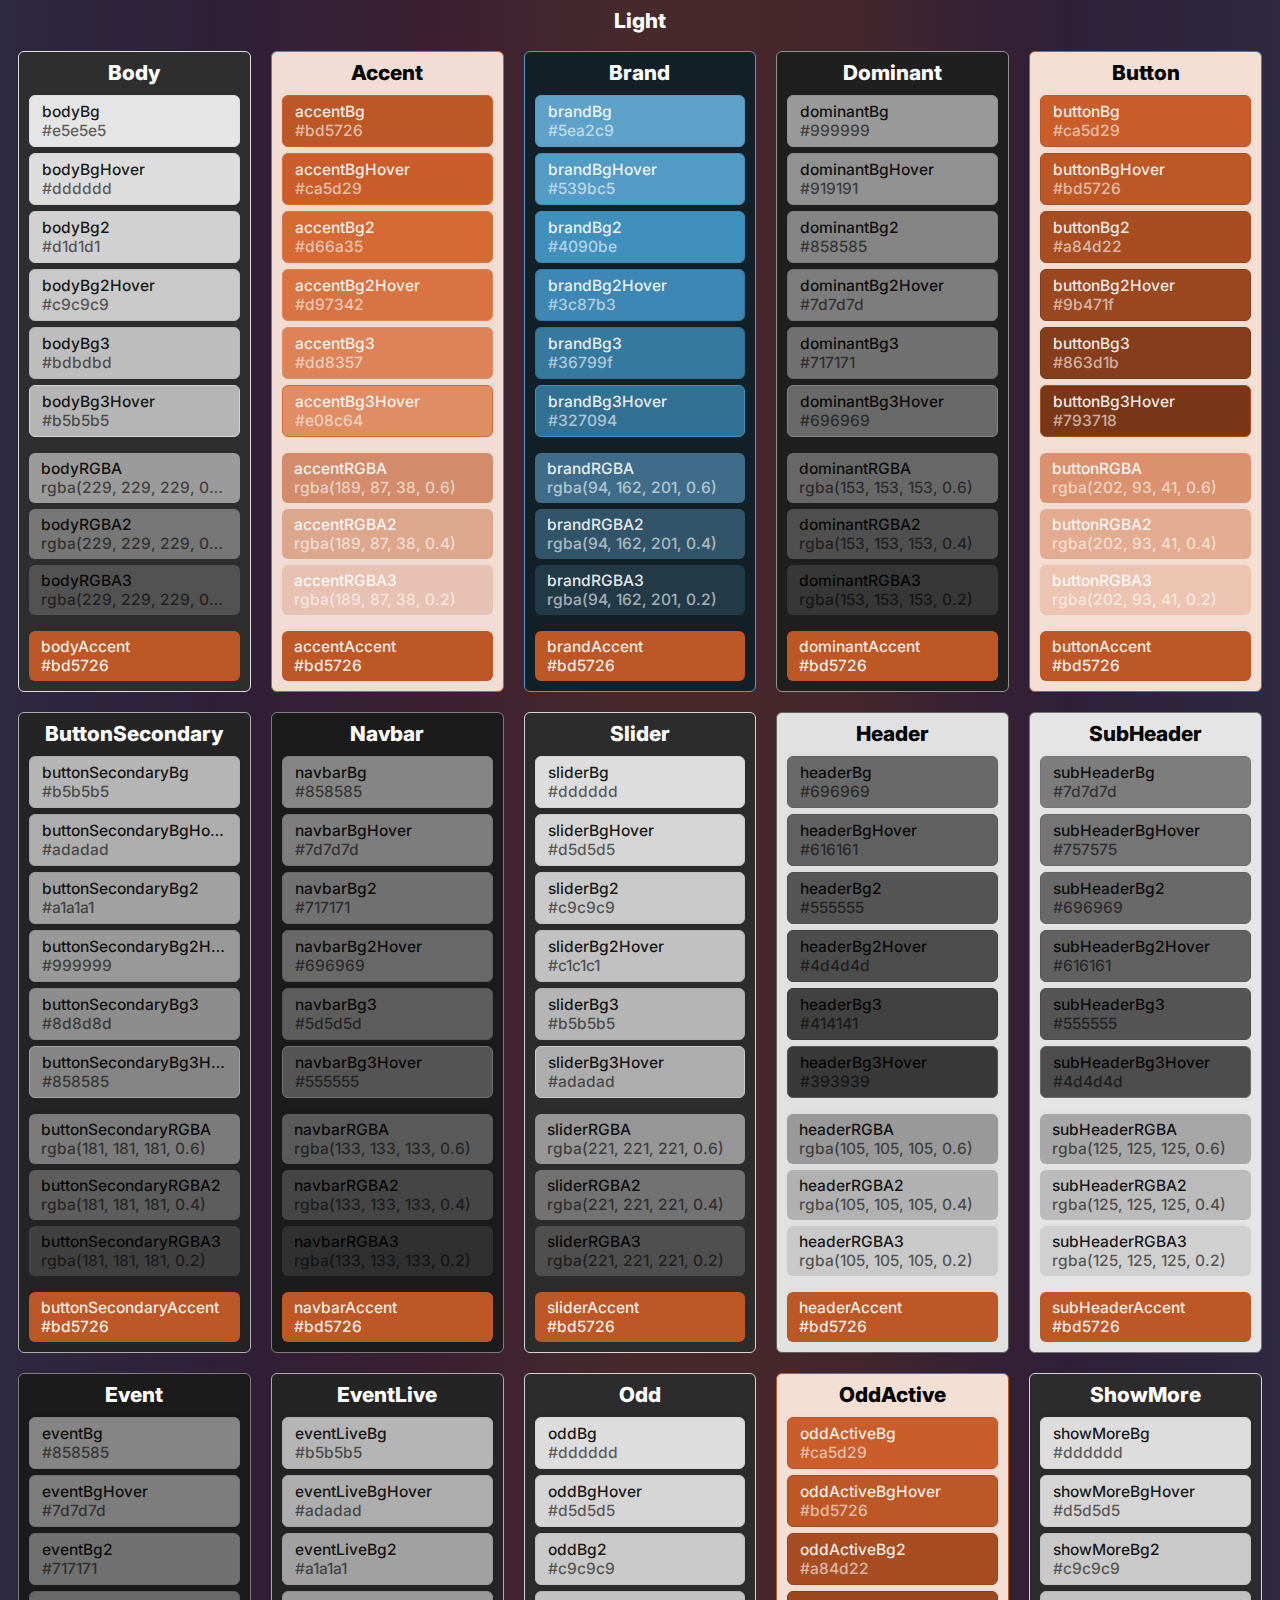
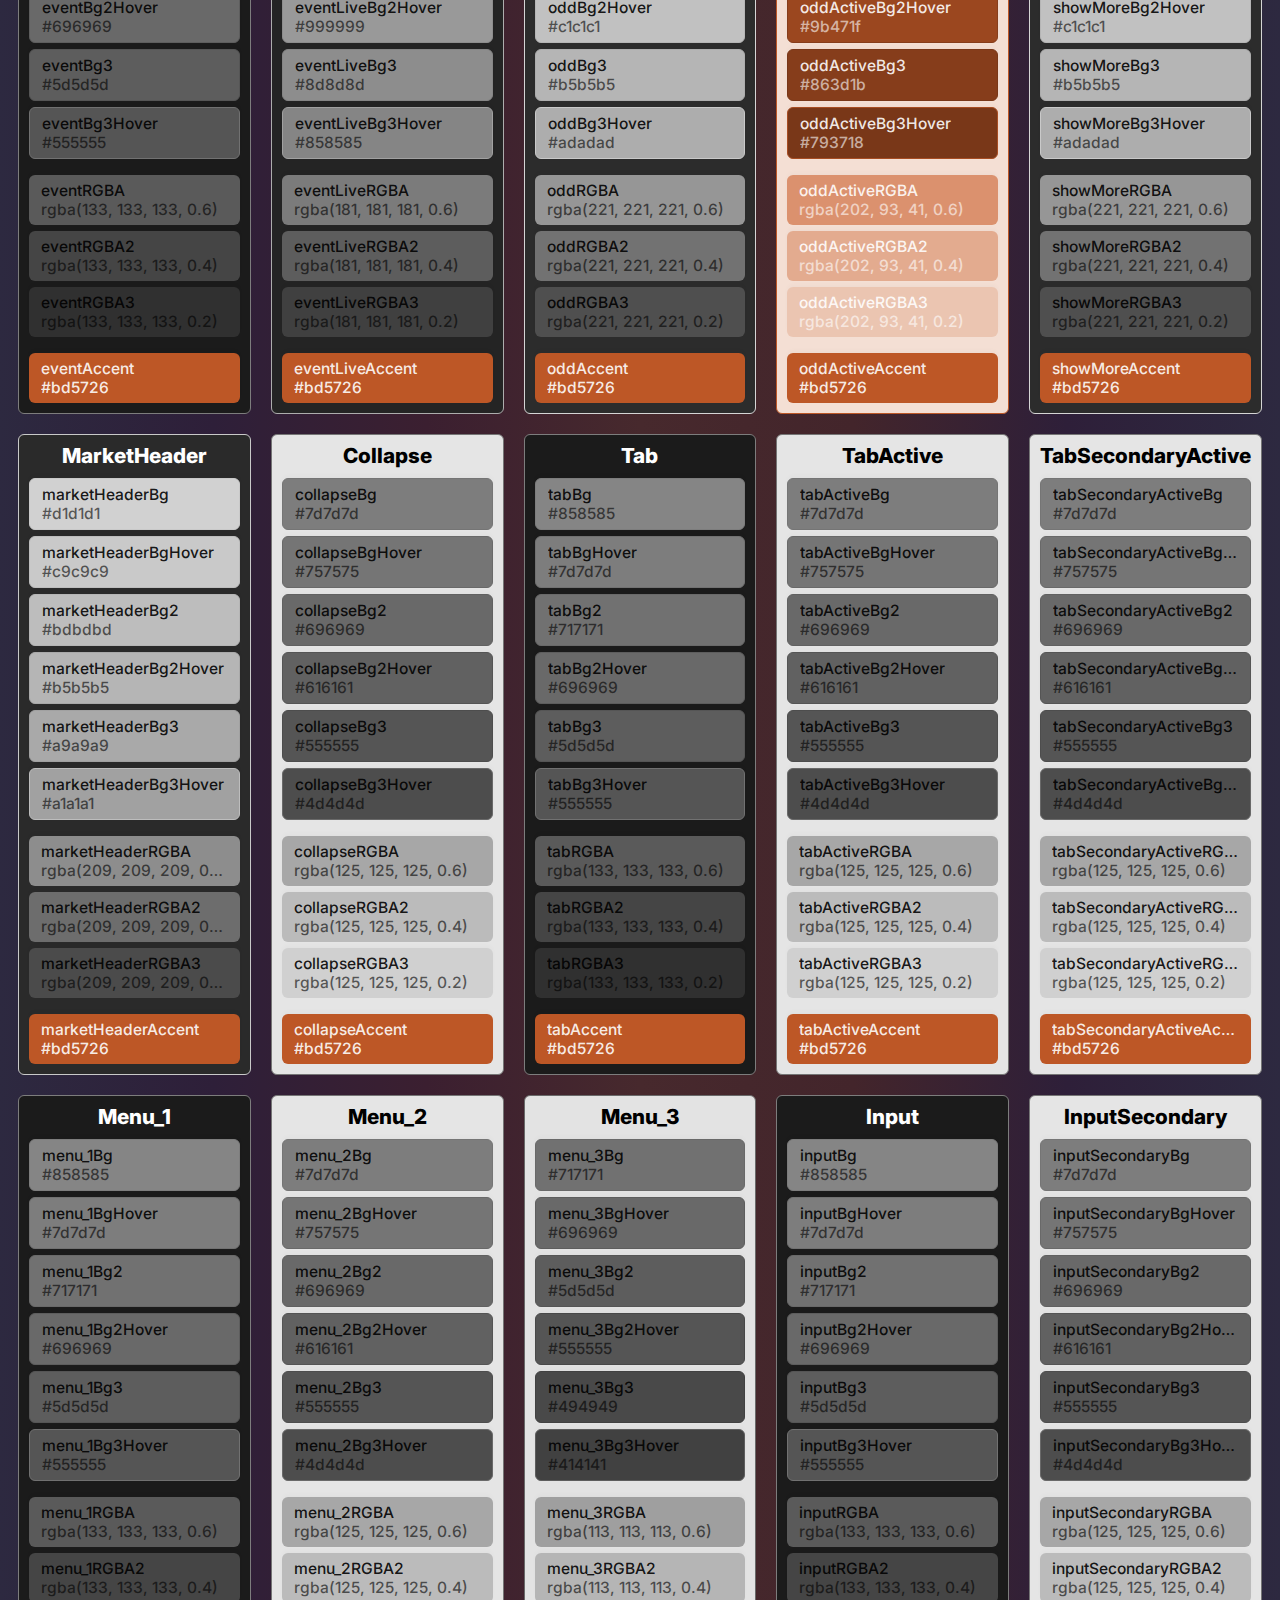
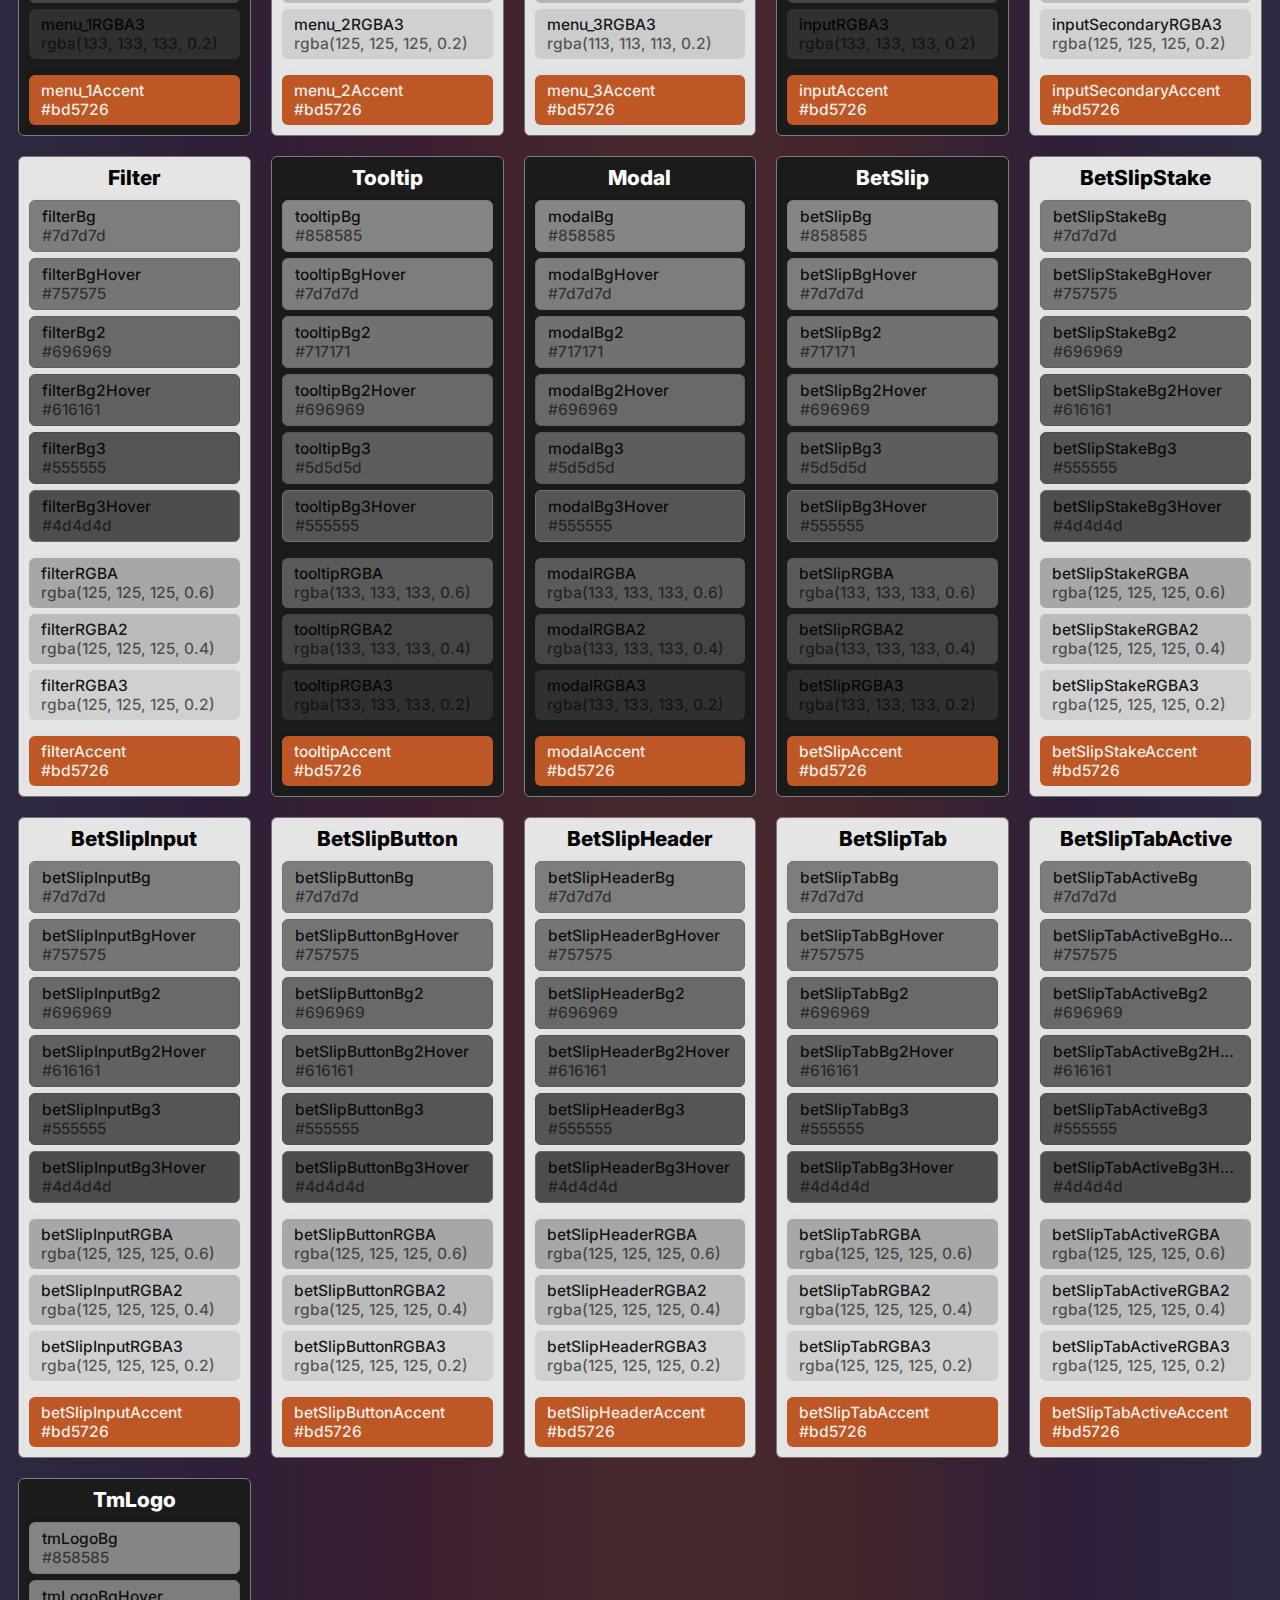
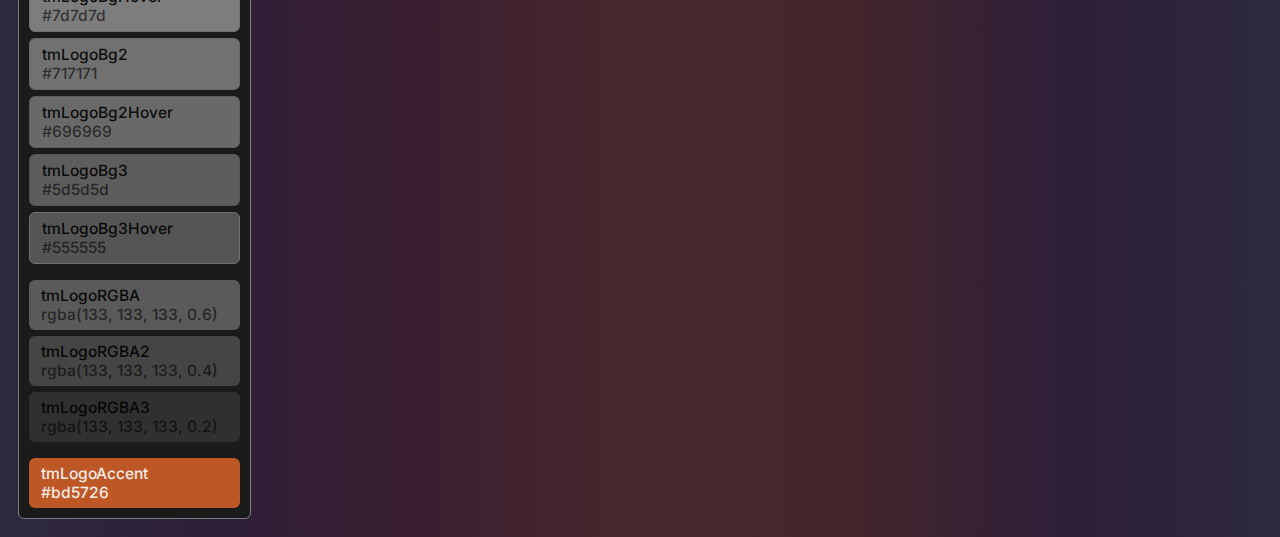
<file: index.html>
<!DOCTYPE html>
<html lang="en">
  <head>
    <meta charset="UTF-8" />
    <meta name="viewport" content="width=device-width, initial-scale=1.0" />
    <link rel="preconnect" href="https://fonts.googleapis.com" />
    <link rel="preconnect" href="https://fonts.gstatic.com" crossorigin />
    <link
      href="https://fonts.googleapis.com/css2?family=Inter:wght@400;500;800&display=swap"
      rel="stylesheet"
    />
    <title>Skinner</title>
    <style>
      * {
        box-sizing: border-box;
      }

      html {
        /* background-color: var(--skinnerBg); */
        overflow-x: hidden;
        background: linear-gradient(
          to right,
          #2d2940,
          #2e1f39,
          #3b1f30,
          #47292d,
          #43252b,
          #2e1f39,
          #2d2940
        );
        font-family: "Inter", sans-serif;
        font-size: 13px;
      }

      .skinner_essence_root {
        display: flex;
        flex-wrap: wrap;
      }

      .skinner_essence_root_heading {
        color: #ffffff;
        display: flex;
        align-items: center;
        font-size: 1.6em;
        margin-bottom: 8px;
        font-weight: 800;
        text-transform: capitalize;
        display: flex;
        align-items: center;
        justify-content: center;
      }

      .skinner_essence_wrapper {
        width: 20%;
        padding: 10px;
      }

      .skinner_essence_tint {
        display: flex;
        align-items: center;
        padding: 6px 12px;
        margin-bottom: 6px;
        box-shadow: 0px -3px 4px rgba(0, 0, 0, 0.02);
        transition: all 0.3s ease-in;
        cursor: pointer;
      }

      .skinner_essence_tint:last-child {
        margin-bottom: 0;
      }

      .skinner_essence_tint:hover {
        transform: translateY(-10px) scale(1.1);
      }

      .skinner_essence_tint_accent {
        /* margin-top: 12px; */
      }

      .skinner_essence_tint_texts_wrapper {
        display: flex;
        align-items: center;
        justify-content: flex-end;
        gap: 8px;
        font-size: 1.2em;
        font-weight: 500;
      }

      .skinner_essence_tint_name {
        min-width: 1px;
        overflow: hidden;
        text-overflow: ellipsis;
        white-space: nowrap;
        font-size: 1.2em;
        font-weight: 500;
      }

      .skinner_essence_tint_hex {
        overflow: hidden;
        text-overflow: ellipsis;
        white-space: nowrap;
        font-size: 1.2em;
        font-weight: 500;
      }

      .skinner_essence_tint_hex_wrapper {
        display: flex;
        flex-direction: column;
        flex-grow: 1;
        min-width: 1px;
      }

      .skinner_essence_tints_wrapper {
        display: flex;
        flex-direction: column;
        padding: 8px 8px;
      }

      .skinner_essence_heading {
        /* color: var(--skinnerTxt); */
        /* color: #ffffff; */
        display: flex;
        align-items: center;
        font-size: 1.6em;
        margin-bottom: 8px;
        font-weight: 800;
        text-transform: capitalize;
        display: flex;
        align-items: center;
        justify-content: center;
      }

      .skinner_essence_tint_with_opacity {
        display: flex;
        align-items: center;
        flex-direction: column;
        /* padding: 8px; */
        justify-content: space-between;
      }

      .skinner_essence_tint_with_opacity_element {
        display: flex;
        align-items: center;
        justify-content: center;
        font-weight: 500;
        font-size: 1.2em;
        width: 100%;
        height: 44px;
        flex-shrink: 0;
        /* margin-bottom: 4px; */
      }

      .skinner_essence_tints_wrapper_tints {
        display: flex;
        flex-direction: column;
        padding: 2px 2px;
        margin-bottom: 12px;
      }

      .skinner_essence_tints_wrapper_tints:last-child {
        margin-bottom: 0;
      }

      .skinner_essence_tints_wrapper_tints-hidden {
        /* background: transparent !important; */
      }
    </style>
  </head>

  <body>
    <div class="wrapper"></div>
  </body>
  <script src="js/TinyColor.js"></script>
  <script src="js/Skinner.js"></script>

  <script>
    let builderConfig = {
      light: {
        body: {
          Background: {
            color: "#e5e5e5",
            isDark: !tinycolor("#e5e5e5").isDark(),
          },
          Text: {
            color: "#000",
          },
        },
        dominant: {
          Background: {
            isActive: true,
            color: "#999999",
            isDark: !tinycolor("#999999").isDark(),
          },
          Text: {
            color: "#000",
          },
        },
        accent: {
          Background: {
            color: "#bd5726",
            isDark: !tinycolor("#bd5726").isDark(),
          },
          Text: {
            color: "#ffffff",
          },
        },
        brand: {
          Background: {
            color: "#5ea2c9",
            isDark: !tinycolor("#5ea2c9").isDark(),
          },
          Text: {
            color: "#ffffff",
          },
        },
      },
      dark: {
        body: {
          Background: {
            color: "#555555",
            isDark: !tinycolor("#555555").isDark(),
          },
          Text: {
            color: "#ffffff",
          },
        },
        accent: {
          Background: {
            color: "#4173a6",
            isDark: !tinycolor("#4173a6").isDark(),
          },
          Text: {
            color: "#fff",
          },
        },
        brand: {
          Background: {
            color: "#5b9dcd",
            isDark: !tinycolor("#5b9dcd").isDark(),
          },
          Text: {
            color: "#fff",
          },
        },
      },
      other: {
        body: {
          Background: {
            color: "#2b2b45 ",
            isDark: !tinycolor("#2b2b45").isDark(),
          },
          Text: {
            color: "#fff",
          },
        },
        dominant: {
          Background: {
            color: "#373a59 ",
            isDark: !tinycolor("#373a59").isDark(),
          },
          Text: {
            color: "#fff",
          },
        },
        accent: {
          Background: {
            color: "#9abaa2",
            isDark: !tinycolor("#9abaa2").isDark(),
          },
          Text: {
            color: "#000",
          },
        },
        brand: {
          Background: {
            color: "#c8ab43",
            isDark: !tinycolor("#c8ab43").isDark(),
          },
          Text: {
            color: "#000",
          },
        },
      },
    };

    function buildHtmlForEssence(el, vd, skin) {
      let essenceWrapper = document.createElement("div");
      essenceWrapper.className = "skinner_essence_wrapper";

      let essenceHeading = document.createElement("span");
      essenceHeading.className = "skinner_essence_heading";
      //   essenceHeading.style.color = `var(--${vd["nameTxt"]})`;

      essenceHeading.innerText = vd.name;

      el.appendChild(essenceWrapper);

      const bgArr = [
        { bg: "nameBg", sn: "Bg" },
        { bg: "nameBgHov", sn: "Bg h" },
        { bg: "nameBg2", sn: "Bg 2" },
        { bg: "nameBg2Hov", sn: "Bg 2 h" },
        { bg: "nameBg3", sn: "Bg 3" },
        { bg: "nameBg3Hov", sn: "Bg 3 h" },
      ];

      let essenceTintWrapper = document.createElement("div");
      essenceTintWrapper.className = "skinner_essence_tints_wrapper";
      //   essenceTintWrapper.style.background = `radial-gradient(
      //     closest-side, var(--${vd["nameRGBA3"]}), var(--${vd["nameRGBA2"]}))`;

      let mixBg = tinycolor(`${skin[vd["nameBg"]]}`).isDark()
        ? "#ffffff"
        : "#000000";
      let bg = tinycolor.mix(`${skin[vd["nameBg"]]}`, mixBg, 80);
      let color = tinycolor
        .mostReadable(bg, ["#ffffff", "#000000"])
        .toHexString();
      essenceTintWrapper.style.background = tinycolor.mix(
        `${skin[vd["nameBg"]]}`,
        mixBg,
        80
      );
      essenceTintWrapper.style.color = color;
      essenceTintWrapper.style.border = `1px solid var(--${vd["nameBgHov"]})`;

      essenceTintWrapper.style.borderRadius = `var(--${vd["nameRadius"]})`;

      let essenceTintWrapperTints = document.createElement("div");
      essenceTintWrapperTints.className = "skinner_essence_tints_wrapper_tints";
      // essenceTintWrapperTints.style.background = `linear-gradient(
      //   to bottom, var(--${vd["nameRGBA3"]}), var(--${vd["nameRGBA2"]}), var(--${vd["nameRGBA"]}))`;
      essenceTintWrapperTints.style.borderRadius = `var(--${vd["nameRadius"]})`;

      let essenceTintWrapperOverlays = document.createElement("div");
      essenceTintWrapperOverlays.className =
        "skinner_essence_tints_wrapper_tints skinner_essence_tints_wrapper_tints-hidden";
      // essenceTintWrapperOverlays.style.background = `var(--${vd["nameRGBA3"]})`;
      essenceTintWrapperOverlays.style.borderRadius = `var(--${vd["nameRadius"]})`;

      let essenceTintWrapperAccents = document.createElement("div");
      essenceTintWrapperAccents.className =
        "skinner_essence_tints_wrapper_tints";
      // essenceTintWrapperAccents.style.background = `var(--${vd["nameRGBA"]})`;
      essenceTintWrapperAccents.style.borderRadius = `var(--${vd["nameRadius"]})`;

      essenceTintWrapper.appendChild(essenceHeading);
      essenceTintWrapper.appendChild(essenceTintWrapperTints);
      essenceTintWrapper.appendChild(essenceTintWrapperOverlays);
      essenceTintWrapper.appendChild(essenceTintWrapperAccents);
      essenceWrapper.appendChild(essenceTintWrapper);

      for (let i = 0; i < bgArr.length; i++) {
        let j = i + 1;
        let BRD = bgArr[j] ? bgArr[j] : bgArr[2];
        BRD = BRD["bg"];
        let BORDER = `1px solid var(--${vd[BRD]})`;
        let item = document.createElement("div");
        item.className = "skinner_essence_tint";
        let itemName = document.createElement("div");
        let nameHexWrapper = document.createElement("div");

        nameHexWrapper.className = "skinner_essence_tint_hex_wrapper";
        itemName.className = "skinner_essence_tint_name";
        itemName.innerText = `${vd[bgArr[i]["bg"]]}`;

        let itemColor = document.createElement("div");
        itemColor.className = "skinner_essence_tint_hex";
        itemColor.innerText = `${skin[vd[bgArr[i]["bg"]]]}`;
        itemColor.style.color = `var(--${vd["nameTxt2"]})`;

        item.style.borderRadius = `var(--${vd.nameRadius})`;

        item.style.background = `var(--${vd[bgArr[i]["bg"]]})`;
        item.style.border = BORDER;
        item.style.color = `var(--${vd["nameTxt"]})`;

        let itemTextWrapper = document.createElement("div");
        itemTextWrapper.className = "skinner_essence_tint_texts_wrapper";

        item.appendChild(nameHexWrapper);
        nameHexWrapper.appendChild(itemName);
        nameHexWrapper.appendChild(itemColor);
        // item.appendChild(itemTextWrapper);
        essenceTintWrapperTints.appendChild(item);
      }

      let rgbaWrapper = document.createElement("div");
      rgbaWrapper.className = "skinner_essence_tint_with_opacity";
      // rgbaWrapper.style.background = `linear-gradient(90deg, var(--${vd.nameBg2}), var(--${vd.nameBg3}), var(--${vd.nameBg2}))`;
      // rgbaWrapper.style.borderRadius = `var(--${vd["nameRadius"]})`;
      //   rgbaWrapper.style.background = `var(--${vd["nameBg"]})`;
      let RGBAArr = [
        // "nameRGBATransparent",
        "nameRGBA",
        "nameRGBA2",
        "nameRGBA3",
      ];
      for (let j = 0; j < RGBAArr.length; j++) {
        let NAME = vd[RGBAArr[j]];
        let TXT = vd[RGBAArr[j]];
        let BG = `var(--${TXT})`;
        let BRD = `var(--${vd.nameRadius})`;
        let HEX = skin[NAME];

        let item = document.createElement("div");
        item.className = "skinner_essence_tint";
        let itemName = document.createElement("div");
        let nameHexWrapper = document.createElement("div");

        nameHexWrapper.className = "skinner_essence_tint_hex_wrapper";
        itemName.className = "skinner_essence_tint_name";
        itemName.innerText = NAME;
        itemName.style.color = `var(--${vd["nameTxt"]})`;

        let itemColor = document.createElement("div");
        itemColor.className = "skinner_essence_tint_hex";
        itemColor.innerText = HEX;
        itemColor.style.color = `var(--${vd["nameTxt2"]})`;

        item.style.borderRadius = BRD;
        item.style.background = BG;
        item.style.color = TXT;

        nameHexWrapper.appendChild(itemName);
        nameHexWrapper.appendChild(itemColor);
        item.appendChild(nameHexWrapper);
        essenceTintWrapperOverlays.appendChild(item);
      }

      let NAME = vd.nameAccent;
      let VARBG = `var(--${vd.nameAccent})`;
      let VARTXT = `var(--${vd.nameAccentTxt})`;
      let VARBRD = `var(--${vd.nameRadius})`;
      let HEX = skin[vd.nameAccent];
      let item = document.createElement("div");
      item.className = "skinner_essence_tint skinner_essence_tint_accent";

      let itemName = document.createElement("div");
      itemName.className = "skinner_essence_tint_name";
      itemName.style.color = VARTXT;

      let itemColor = document.createElement("div");
      itemColor.className = "skinner_essence_tint_hex";
      itemColor.style.color = VARTXT;

      itemColor.innerText = HEX;
      itemName.innerText = NAME;
      item.style.borderRadius = VARBRD;
      item.style.background = VARBG;
      item.style.color = VARTXT;

      let itemTextWrapper = document.createElement("div");
      itemTextWrapper.className = "skinner_essence_tint_hex_wrapper";

      itemTextWrapper.appendChild(itemName);
      itemTextWrapper.appendChild(itemColor);
      item.appendChild(itemTextWrapper);
      essenceTintWrapperAccents.appendChild(item);
    }

    function buildHtmlForPresentation(el, vd, skin, themeName) {
      el.innerHTML = null;

      const rootEl = document.createElement("div");
      rootEl.className = "skinner_essence_root";
      const rootElHeading = document.createElement("div");
      rootElHeading.className = "skinner_essence_root_heading";
      rootElHeading.innerText = themeName;
      el.appendChild(rootElHeading);
      el.appendChild(rootEl);

      for (let i = 0; i < co.length; i++) {
        let vdd = vd(co[i].name);
        buildHtmlForEssence(rootEl, vdd, skin);
      }
    }

    let c = 0;
    let themes = [];
    for (const t in builderConfig) {
      if (builderConfig.hasOwnProperty(t)) {
        let theme = builderConfig[t];
        theme.name = t;
        themes.push(theme);
      }
    }

    let s = new Skinner(() => {}, tinycolor);
    let skin = s.init(themes[0]);
    let co = s.getConfigOrder();
    let vd = s.getVerbalDataGenerator();
    let el = document.querySelector(".wrapper");
    addHTMLVars(s, skin);
    buildHtmlForPresentation(el, vd, skin, themes[0].name);
    document.addEventListener("click", () => {
      c += 1;

      if (c > themes.length - 1) {
        c = 0;
      }
      skin = s.init(themes[c]);
      addHTMLVars(s, skin);
      buildHtmlForPresentation(el, vd, skin, themes[c].name);
    });

    function addHTMLVars(_skinner, _skin) {
      let co = _skinner.getConfigOrder();
      let vd = _skinner.getVerbalDataGenerator();

      // Create a style element
      let style = document.getElementById("skinnerVars");
      if (!style) {
        style = document.createElement("style");
        style.id = "skinnerVars";
        document.head.appendChild(style);
      }

      let styles = "";
      styles += `:root{\n`;
      // Generate CSS custom properties
      for (let i = 0; i < co.length; i++) {
        let vdd = vd(co[i].name);

        styles += `--${vdd["nameBg"]}: ${_skin[vdd["nameBg"]]};\n`;
        styles += `--${vdd["nameBgHov"]}: ${_skin[vdd["nameBgHov"]]};\n`;
        styles += `--${vdd["nameBg2"]}: ${_skin[vdd["nameBg2"]]};\n`;
        styles += `--${vdd["nameBg2Hov"]}: ${_skin[vdd["nameBg2Hov"]]};\n`;
        styles += `--${vdd["nameBg3"]}: ${_skin[vdd["nameBg3"]]};\n`;
        styles += `--${vdd["nameBg3Hov"]}: ${_skin[vdd["nameBg3Hov"]]};\n`;
        styles += `--${vdd["nameRGBATransparent"]}: ${
          _skin[vdd["nameRGBATransparent"]]
        };\n`;
        styles += `--${vdd["nameRGBA"]}: ${_skin[vdd["nameRGBA"]]};\n`;
        styles += `--${vdd["nameRGBA2"]}: ${_skin[vdd["nameRGBA2"]]};\n`;
        styles += `--${vdd["nameRGBA3"]}: ${_skin[vdd["nameRGBA3"]]};\n`;
        styles += `--${vdd["nameAccent"]}: ${_skin[vdd["nameAccent"]]};\n`;
        styles += `--${vdd["nameAccentTxt"]}: ${
          _skin[vdd["nameAccentTxt"]]
        };\n`;
        styles += `--${vdd["nameTxt"]}: ${_skin[vdd["nameTxt"]]};\n`;
        styles += `--${vdd["nameTxt2"]}: ${_skin[vdd["nameTxt2"]]};\n`;
        styles += `--${vdd["nameTxt3"]}: ${_skin[vdd["nameTxt3"]]};\n`;
        styles += `--${vdd["nameBorder"]}: ${_skin[vdd["nameBorder"]]};\n`;
        styles += `--${vdd["nameRadius"]}: ${_skin[vdd["nameRadius"]]}px;\n`;
      }
      styles += `}\n`;

      style.textContent = styles;

      // Append the style element to the head of the document
      document.head.appendChild(style);
    }
  </script>
</html>
</file>
